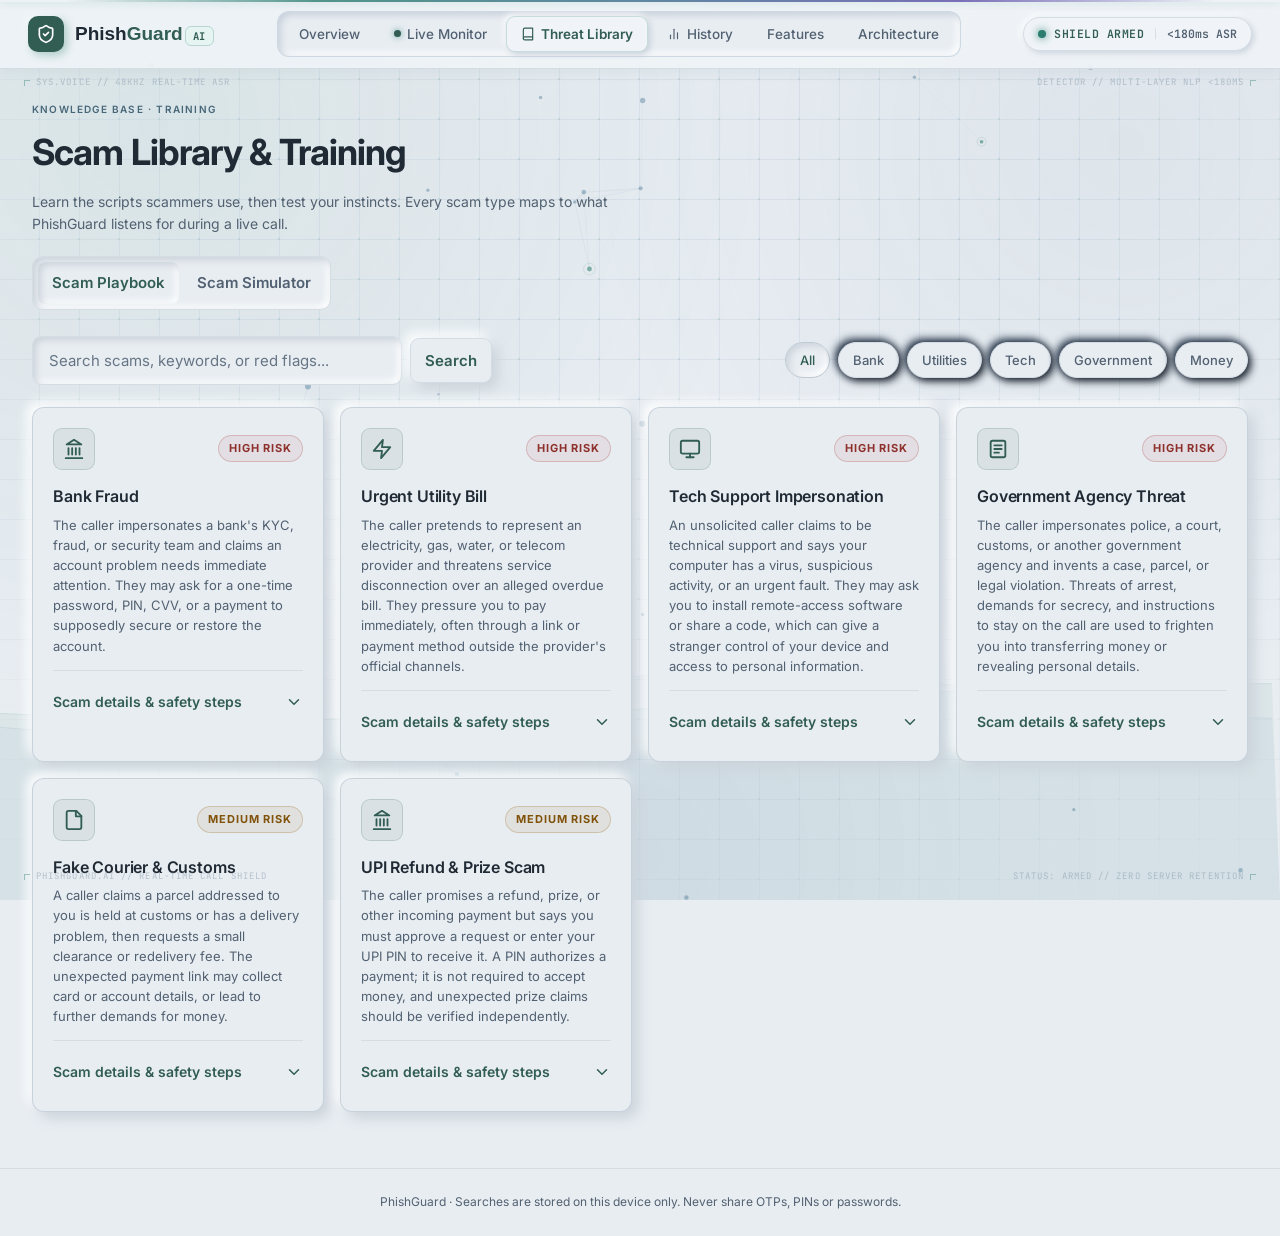
<file: frontend/library.html>
<!DOCTYPE html>
<html lang="en">
<head>
  <meta charset="UTF-8" />
  <meta name="viewport" content="width=device-width, initial-scale=1.0" />
  <meta name="theme-color" content="#e8edf2" />
  <title>Scam Library &amp; Training — PhishGuard</title>
  <meta name="description" content="Learn how voice-phishing scams work and test your instincts with the PhishGuard scam simulator." />
  <link rel="icon" type="image/svg+xml" href="assets/icons/icon-shield.svg" />
  <link rel="preconnect" href="https://fonts.googleapis.com" />
  <link rel="preconnect" href="https://fonts.gstatic.com" crossorigin />
  <link href="https://fonts.googleapis.com/css2?family=Inter:wght@400;500;600;700&family=JetBrains+Mono:wght@400;500&display=swap" rel="stylesheet" />
  <style>
    :root {
      --bg: #e8edf2; --bg2: #edf1f5;
      --surface: #e8edf2; --surface2: #f0f3f6;
      --border: #d4dce4; --border2: #bec9d4;
      --text: #202a34; --muted: #526171; --faint: #667584;
      --accent: #315d53; --accent2: #476778;
      --safe: 31,107,73; --warn: 145,91,12; --crit: 164,55,50;
      --ease: cubic-bezier(.22,1,.36,1);
      --font: "Inter", system-ui, -apple-system, "Segoe UI", sans-serif;
      --display: "Space Grotesk", "Inter", sans-serif;
      --mono: "JetBrains Mono", ui-monospace, Menlo, monospace;
    }

    *, *::before, *::after { box-sizing: border-box; }
    html { color-scheme: dark; }
    body { margin: 0; min-height: 100vh; font-family: var(--font); font-size: 15px; line-height: 1.55; color: var(--text); background: var(--bg); -webkit-font-smoothing: antialiased; overflow-x: hidden; }
    h1, h2, h3, h4, p, ul { margin: 0; }
    h1, h2, h3 { font-family: var(--display); letter-spacing: -.01em; }
    button, input, select { font: inherit; color: inherit; }
    button { cursor: pointer; }
    [hidden] { display: none !important; }
    .ic { width: 1.1em; height: 1.1em; flex: none; fill: none; stroke: currentColor; stroke-width: 2; stroke-linecap: round; stroke-linejoin: round; }

    /* ---------- Background ---------- */
    /* ---------- Navigation ---------- */
    .nav { position: sticky; top: 0; z-index: 50; background: rgba(7,11,20,.72); backdrop-filter: blur(16px); -webkit-backdrop-filter: blur(16px); border-bottom: 1px solid var(--border); }
    .nav-inner { position: relative; max-width: 1200px; margin: 0 auto; padding: 12px 24px; display: flex; align-items: center; justify-content: space-between; gap: 16px; }
    .nav-brand { display: flex; align-items: center; gap: 10px; text-decoration: none; color: var(--text); font-family: var(--display); font-weight: 700; font-size: 19px; }
    .nav-brand span { color: var(--accent); }
    .nav-mark { width: 34px; height: 34px; border-radius: 10px; display: grid; place-items: center; color: #fff; background: var(--accent); }
    .nav-mark .ic { font-size: 18px; }
    .nav-links { display: flex; gap: 4px; }
    .nav-links a { padding: 8px 14px; border-radius: 10px; color: var(--muted); text-decoration: none; font-size: 14px; font-weight: 500; border: 1px solid transparent; transition: color .2s, background .2s; }
    .nav-links a:hover { color: var(--text); background: var(--surface2); }
    .nav-links a.active { color: var(--accent); background: var(--bg); border-color: var(--border); }
    .nav-toggle { display: none; width: 40px; height: 40px; border-radius: 10px; background: var(--surface); border: 1px solid var(--border); place-items: center; }
    @media (max-width: 720px) {
      .nav-toggle { display: grid; }
      .nav-links { display: none; position: absolute; top: 100%; left: 0; right: 0; flex-direction: column; padding: 10px 16px 16px; background: var(--bg2); border-bottom: 1px solid var(--border); }
      .nav-links.open { display: flex; }
    }

    /* ---------- Layout ---------- */
    .wrap { max-width: 1200px; margin: 0 auto; padding: 36px 24px 64px; }
    .eyebrow { display: inline-block; font-size: 12px; font-weight: 600; letter-spacing: .12em; text-transform: uppercase; color: var(--accent2); }
    .hero { margin-bottom: 26px; animation: rise .7s var(--ease) both; }
    .hero h1 { font-size: clamp(30px, 4vw, 42px); font-weight: 700; margin: 8px 0 10px; }
    .hero p { color: var(--muted); max-width: 640px; font-size: 16px; }
    @keyframes rise { from { opacity: 0; transform: translateY(14px); } to { opacity: 1; transform: none; } }

    .card { background: var(--bg); border: 1px solid var(--border); border-radius: 14px; box-shadow: 6px 6px 14px #cbd2da, -5px -5px 12px #fff; }

    /* ---------- Tabs ---------- */
    .tabs { display: inline-flex; gap: 4px; padding: 5px; border-radius: 14px; background: var(--surface); border: 1px solid var(--border); margin-bottom: 26px; }
    .tab { padding: 10px 18px; border-radius: 10px; border: 0; background: none; color: var(--muted); font-weight: 600; transition: all .25s var(--ease); }
    .tab:hover { color: var(--text); }
    .tab.active { color: var(--accent); background: var(--bg); box-shadow: inset 3px 3px 7px #cbd2da, inset -3px -3px 7px #fff; }
    .panel { animation: rise .5s var(--ease) both; }

    /* ---------- Playbook ---------- */
    .toolbar { display: flex; flex-wrap: wrap; gap: 12px; align-items: center; justify-content: space-between; margin-bottom: 22px; }
    .search { flex: 1 1 320px; max-width: 460px; padding: 12px 16px; border-radius: 14px; background: var(--surface); border: 1px solid var(--border); outline: none; transition: border-color .2s, box-shadow .2s; }
    .search::placeholder { color: var(--faint); }
    .search:focus { border-color: rgba(49,93,83,.6); box-shadow: 0 0 0 4px rgba(49,93,83,.12); }
    .chips { display: flex; flex-wrap: wrap; gap: 8px; }
    .chip { padding: 7px 14px; border-radius: 999px; font-size: 13px; font-weight: 500; color: var(--muted); background: var(--surface); border: 1px solid var(--border); transition: all .2s; }
    .chip:hover { color: var(--text); border-color: var(--border2); }
    .chip.active { color: var(--accent); background: rgba(49,93,83,.08); border-color: rgba(49,93,83,.35); }

    .grid { display: grid; grid-template-columns: repeat(auto-fill, minmax(300px, 1fr)); gap: 18px; }
    .scam-card { padding: 22px; border-radius: 14px; background: var(--bg); border: 1px solid var(--border); transition: all .3s ease; animation: none; }
    .scam-card:hover { transform: translateY(-4px); border-color: var(--border2); box-shadow: 0 24px 50px -24px rgba(0,0,0,.9); }
    .sc-top { display: flex; justify-content: space-between; align-items: center; margin-bottom: 14px; }
    .sc-ic { width: 42px; height: 42px; border-radius: 12px; display: grid; place-items: center; font-size: 20px; color: var(--accent2); background: rgba(56,214,255,.1); border: 1px solid rgba(56,214,255,.2); }
    .pill { font-size: 11px; font-weight: 700; letter-spacing: .08em; text-transform: uppercase; padding: 4px 10px; border-radius: 999px; }
    .pill-high { color: rgb(var(--crit)); background: rgba(var(--crit), .12); border: 1px solid rgba(var(--crit), .3); }
    .pill-medium { color: rgb(var(--warn)); background: rgba(var(--warn), .12); border: 1px solid rgba(var(--warn), .3); }
    .scam-card h3 { font-size: 18px; font-weight: 600; margin-bottom: 6px; }
    .sc-sum { color: var(--muted); font-size: 14px; }
    details { margin-top: 14px; border-top: 1px solid var(--border); padding-top: 12px; }
    summary { cursor: pointer; font-weight: 600; font-size: 14px; color: var(--accent2); list-style: none; }
    summary::-webkit-details-marker { display: none; }
    summary::after { content: none; }
    details h4 { font-size: 11.5px; text-transform: uppercase; letter-spacing: .1em; color: var(--muted); margin: 14px 0 8px; }
    details ul { list-style: none; padding: 0; display: flex; flex-direction: column; gap: 6px; }
    .quotes li { font-family: var(--mono); font-size: 12.5px; color: var(--text); padding: 8px 10px; border-left: 2px solid rgba(var(--crit), .6); background: rgba(0,0,0,.2); border-radius: 0 8px 8px 0; }
    .flags li { font-size: 13.5px; display: flex; gap: 8px; color: var(--text); }
    .flags li::before { content: "⚑"; color: rgb(var(--warn)); }
    .dos li { font-size: 13.5px; display: flex; gap: 8px; }
    .dos li::before { content: "✓"; color: rgb(var(--safe)); font-weight: 700; }
    .empty-note { margin-top: 24px; color: var(--muted); text-align: center; }

    /* ---------- Simulator ---------- */
    .sim { padding: 28px; max-width: 760px; margin: 0 auto; }
    .sim-head { display: flex; flex-wrap: wrap; justify-content: space-between; align-items: center; gap: 12px; }
    .sim-stats { display: flex; gap: 10px; flex-wrap: wrap; }
    .sim-stats span { font-size: 13px; color: var(--muted); padding: 6px 12px; border-radius: 10px; background: var(--surface); border: 1px solid var(--border); }
    .sim-stats b { color: var(--text); font-family: var(--mono); margin-left: 4px; }
    .progress { height: 6px; border-radius: 99px; background: var(--surface2); margin: 16px 0 22px; overflow: hidden; }
    .progress i { display: block; height: 100%; width: 0; border-radius: 99px; background: var(--accent); transition: width .6s var(--ease); }
    .caller-label { display: flex; align-items: center; gap: 8px; font-size: 13px; color: var(--muted); margin-bottom: 14px; }
    .caller-label .ic { color: var(--accent2); }
    .transcript { display: flex; flex-direction: column; gap: 10px; }
    .bubble { max-width: 88%; padding: 12px 16px; border-radius: 4px 18px 18px 18px; background: var(--surface2); border: 1px solid var(--border); font-size: 15px; animation: rise .45s var(--ease) both; }
    .bubble:nth-child(2) { animation-delay: .15s; }
    .bubble:nth-child(3) { animation-delay: .3s; }
    .bubble:nth-child(4) { animation-delay: .45s; }
    .decision { margin-top: 24px; }
    .question { font-family: var(--display); font-size: 18px; font-weight: 600; margin-bottom: 14px; }
    .btn-row { display: flex; gap: 12px; flex-wrap: wrap; }
    .btn-row.end { justify-content: flex-end; margin-top: 20px; }
    .choice { flex: 1 1 200px; padding: 16px; border-radius: 14px; font-weight: 600; font-size: 15px; background: var(--surface); border: 1px solid var(--border2); transition: transform .2s var(--ease), background .2s, border-color .2s; }
    .choice:hover { transform: translateY(-2px); }
    .choice-scam:hover { background: rgba(var(--crit), .12); border-color: rgba(var(--crit), .5); }
    .choice-safe:hover { background: rgba(var(--safe), .12); border-color: rgba(var(--safe), .5); }
    .type-grid { display: grid; grid-template-columns: repeat(auto-fit, minmax(200px, 1fr)); gap: 10px; }
    .type-btn { padding: 14px; border-radius: 12px; text-align: left; font-weight: 600; background: var(--surface); border: 1px solid var(--border2); transition: all .2s; }
    .type-btn:hover { border-color: var(--accent); background: rgba(49,93,83,.08); }
    .feedback { margin-top: 22px; padding: 18px; border-radius: 16px; animation: rise .5s var(--ease) both; }
    .feedback.ok { background: rgba(var(--safe), .1); border: 1px solid rgba(var(--safe), .35); }
    .feedback.bad { background: rgba(var(--crit), .1); border: 1px solid rgba(var(--crit), .35); }
    .feedback strong { display: block; font-family: var(--display); font-size: 17px; margin-bottom: 6px; }
    .feedback p { color: var(--text); font-size: 14.5px; }
    .btn { padding: 12px 22px; border-radius: 9px; border: 0; font-weight: 600; color: #fff; background: var(--accent); box-shadow: 3px 3px 7px #cbd2da, -3px -3px 7px #fff; transition: all .3s ease; }
    .btn:hover { transform: translateY(-2px); }
    .btn-ghost { background: var(--surface); border: 1px solid var(--border2); color: var(--text); box-shadow: none; }
    .result { text-align: center; padding: 20px 10px; animation: rise .6s var(--ease) both; }
    .result .score-big { font-family: var(--display); font-size: 72px; font-weight: 700; line-height: 1; color: var(--accent); }
    .result .badge { display: inline-block; margin: 14px 0 6px; padding: 6px 14px; border-radius: 999px; font-weight: 700; font-size: 14px; color: rgb(var(--safe)); background: rgba(var(--safe), .12); border: 1px solid rgba(var(--safe), .35); }
    .result p { color: var(--muted); margin-bottom: 20px; }

    .foot { text-align: center; color: var(--faint); font-size: 12px; padding: 24px; border-top: 1px solid var(--border); }
    @media (max-width: 560px) { .wrap { padding: 24px 16px 48px; } .sim { padding: 20px; } .result .score-big { font-size: 56px; } }
    @media (prefers-reduced-motion: reduce) { *, *::before, *::after { animation: none !important; transition: none !important; } }

    /* ---------- Dark neumorphic system ---------- */
    :root {
      --bg: #1b2635; --bg2: #202d3d;
      --surface: #1b2635; --surface2: #202d3d;
      --border: rgba(190,207,230,.07); --border2: rgba(190,207,230,.13);
      --soft-shadow: 10px 10px 22px #101722, -7px -7px 19px #263548;
      --soft-inset: inset 5px 5px 12px #111a26, inset -5px -5px 12px #27364a;
    }
    body { background: var(--bg); }
    .nav { background: rgba(27,38,53,.92); border-bottom-color: transparent; box-shadow: 0 8px 22px rgba(10,16,26,.28), 0 1px 0 rgba(190,207,230,.04); }
    .nav-links { gap: 6px; padding: 5px; border-radius: 16px; background: var(--bg); box-shadow: var(--soft-inset); }
    .nav-links a { border-radius: 11px; transition: all .3s ease; }
    .nav-links a:hover { background: var(--bg2); box-shadow: 3px 3px 8px #111a26, -3px -3px 8px #27364a; }
    .nav-links a.active { color: var(--accent2); background: var(--bg); border-color: transparent; box-shadow: var(--soft-inset); }
    .nav-toggle { border: 0; box-shadow: 5px 5px 12px #111a26, -5px -5px 12px #27364a; transition: all .3s ease; }
    .nav-toggle:active { box-shadow: var(--soft-inset); }
    .card, .scam-card, .sim {
      background: var(--bg);
      border: 1px solid rgba(190,207,230,.045);
      box-shadow: var(--soft-shadow), inset 1px 1px 0 rgba(190,207,230,.035);
    }
    .scam-card, .choice, .type-btn, .btn, .tab, .chip, .nav-links a { transition: all .3s ease; }
    .scam-card:hover { transform: translateY(-2px); border-color: rgba(190,207,230,.12); box-shadow: 13px 13px 28px #101722, -8px -8px 21px #263548; }
    .tabs { padding: 6px; background: var(--bg); border-color: transparent; box-shadow: var(--soft-inset); }
    .tab { border-radius: 10px; }
    .tab:hover { box-shadow: 3px 3px 8px #111a26, -3px -3px 8px #27364a; }
    .tab.active { color: var(--accent2); background: var(--bg); box-shadow: var(--soft-inset); }
    .search, .select { background: var(--bg); border-color: rgba(190,207,230,.07); box-shadow: var(--soft-inset); }
    .search:focus, .select:focus { border-color: rgba(49,93,83,.55); box-shadow: var(--soft-inset), 0 0 0 3px rgba(49,93,83,.12); }
    .chip { background: var(--bg); box-shadow: 3px 3px 8px #111a26, -3px -3px 8px #27364a; }
    .chip.active { background: var(--bg); border-color: rgba(49,93,83,.4); box-shadow: var(--soft-inset); }
    .choice, .type-btn { background: var(--bg); box-shadow: 5px 5px 12px #111a26, -5px -5px 12px #27364a; }
    .choice:hover, .type-btn:hover { transform: translateY(-1px); }
    .choice:active, .type-btn:active, .btn:active { transform: translateY(1px); box-shadow: var(--soft-inset); }
    .btn { box-shadow: 5px 5px 12px #111a26, -5px -5px 12px #27364a; }
    .btn-primary { background: var(--accent); box-shadow: 3px 3px 7px #cbd2da, -3px -3px 7px #fff; }
    .btn-ghost { background: var(--bg); }
    .nav-links a:focus-visible, .nav-toggle:focus-visible, .tab:focus-visible, .btn:focus-visible, .choice:focus-visible, .type-btn:focus-visible { outline: 2px solid var(--accent2); outline-offset: 3px; }
    .grid { grid-template-columns: repeat(auto-fill, minmax(min(100%, 300px), 1fr)); }
    @media (max-width: 720px) {
      .nav-links { border-radius: 0 0 16px 16px; box-shadow: 0 12px 20px rgba(10,16,26,.45); }
      .nav-links a.active { box-shadow: var(--soft-inset); }
      .tabs { display: flex; width: 100%; }
      .tab { flex: 1; padding-inline: 10px; }
    }
    @media (prefers-reduced-motion: reduce) {
      *, *::before, *::after { animation-duration: .001ms !important; animation-iteration-count: 1 !important; transition-duration: .001ms !important; scroll-behavior: auto !important; }
    }
    /* ---------- Product design system ---------- */
    :root {
      --bg: #e8edf2; --bg2: #edf1f5; --surface: #e8edf2; --surface2: #f0f3f6;
      --border: #d4dce4; --border2: #bec9d4; --text: #202a34; --muted: #526171; --faint: #667584;
      --accent: #315d53; --accent2: #476778; --safe: 31,107,73; --warn: 145,91,12; --crit: 164,55,50;
      --display: var(--font);
      --soft-shadow: 6px 6px 14px #cbd2da, -5px -5px 12px #fff;
      --soft-inset: inset 3px 3px 7px #cbd2da, inset -3px -3px 7px #fff;
      --radius: 14px;
      --space-1: 4px; --space-2: 8px; --space-3: 12px; --space-4: 16px; --space-5: 24px; --space-6: 32px;
    }
    html { color-scheme: light; }
    body { color: var(--text); background: var(--bg); }
    .nav { background: var(--bg2); border-bottom: 1px solid var(--border); box-shadow: 0 3px 10px rgba(48,61,75,.06); backdrop-filter: none; -webkit-backdrop-filter: none; }
    .nav-inner { max-width: 1380px; min-height: 60px; padding-block: 10px; }
    .nav-brand { color: var(--text); }
    .nav-brand span { color: var(--accent); background: none; }
    .nav-mark { width: 32px; height: 32px; border-radius: 8px; background: var(--accent); box-shadow: none; }
    .nav-links { gap: 4px; }
    .nav-links a { border-radius: 8px; transition: all .3s ease; }
    .nav-links a:hover { color: var(--text); background: var(--surface2); }
    .nav-links a.active { color: var(--accent); background: var(--bg); border-color: var(--border); box-shadow: var(--soft-inset); }
    .nav-toggle { border: 1px solid var(--border); border-radius: 8px; background: var(--bg); box-shadow: var(--soft-shadow); transition: all .3s ease; }
    .nav-toggle:active { box-shadow: var(--soft-inset); }
    .wrap { max-width: 1380px; padding: 32px 32px 56px; }
    .hero { margin-bottom: 22px; animation: none; }
    .eyebrow { color: var(--accent2); font-size: 10px; letter-spacing: .12em; }
    .hero h1 { margin-top: 6px; font-size: clamp(26px, 3.2vw, 36px); letter-spacing: -.025em; }
    .hero p { color: var(--muted); font-size: 14px; }
    .card, .scam-card, .sim {
      background: var(--bg); border: 1px solid rgba(181,193,205,.6); border-radius: var(--radius);
      box-shadow: var(--soft-shadow); animation: none;
    }
    .tabs { gap: 4px; padding: 5px; border: 1px solid var(--border); border-radius: 10px; background: var(--bg); box-shadow: var(--soft-inset); }
    .tab { padding: 9px 14px; border-radius: 7px; color: var(--muted); transition: all .3s ease; }
    .tab:hover { color: var(--text); background: var(--surface2); }
    .tab.active { color: var(--accent); background: var(--bg); box-shadow: var(--soft-inset); }
    .toolbar { gap: 16px; }
    .library-search-form { display: flex; align-items: center; gap: 8px; flex: 1 1 320px; max-width: 460px; min-width: 0; }
    .library-search-form .search { width: 100%; max-width: none; min-width: 0; flex: 1 1 auto; }
    .library-search-submit { flex: none; padding: 10px 14px; border: 1px solid var(--border); border-radius: 9px; color: var(--accent); background: var(--bg); font-weight: 600; box-shadow: var(--soft-shadow); transition: all .25s ease; }
    .library-search-submit:hover { background: var(--surface2); border-color: var(--border2); }
    .library-search-submit:active { box-shadow: var(--soft-inset); transform: translateY(1px); }
    .sr-only { position: absolute; width: 1px; height: 1px; padding: 0; margin: -1px; overflow: hidden; clip: rect(0,0,0,0); white-space: nowrap; border: 0; }
    .mechanism { color: var(--text); font-size: 13.5px; line-height: 1.6; }
    .search { background: var(--bg); border-color: var(--border); border-radius: 9px; box-shadow: var(--soft-inset); }
    .search:focus { border-color: #315d53; box-shadow: var(--soft-inset), 0 0 0 3px rgba(49,93,83,.12); }
    .chips { gap: 8px; }
    .chip { color: var(--muted); background: var(--bg); border-color: var(--border); transition: all .3s ease; }
    .chip:hover { color: var(--text); border-color: var(--border2); background: var(--surface2); }
    .chip.active { color: var(--accent); background: var(--bg); border-color: var(--border2); box-shadow: var(--soft-inset); }
    .grid { grid-template-columns: repeat(auto-fill, minmax(min(100%, 280px), 1fr)); gap: 16px; }
    .scam-card { padding: 20px; border-radius: 12px; transition: all .3s ease; }
    .scam-card:hover { transform: translateY(-2px); border-color: var(--border2); box-shadow: 8px 8px 18px #c5cdd6, -6px -6px 14px #fff; }
    .scam-card h3 { font-size: 16px; }
    .sc-sum { color: var(--muted); font-size: 13px; }
    .sc-ic { color: var(--accent); background: rgba(49,93,83,.08); border-color: rgba(49,93,83,.18); border-radius: 9px; }
    .pill-high { color: #8e302c; background: rgba(var(--crit),.08); border-color: rgba(var(--crit),.24); }
    .pill-medium { color: #80520b; background: rgba(var(--warn),.08); border-color: rgba(var(--warn),.24); }
    details { border-color: var(--border); }
    summary { color: var(--accent); }
    .quotes li { color: var(--text); background: var(--bg2); }
    .sim { padding: 24px; }
    .sim-stats span { color: var(--muted); background: var(--bg2); border-color: var(--border); border-radius: 8px; }
    .progress { background: #d3dbe3; }
    .progress i { background: var(--accent); }
    .bubble { color: var(--text); background: var(--bg2); border-color: var(--border); border-radius: 5px 12px 12px; animation: none; }
    .choice, .type-btn {
      color: var(--text); background: var(--bg); border: 1px solid var(--border); border-radius: 9px;
      box-shadow: 3px 3px 7px #cbd2da, -3px -3px 7px #fff; transition: all .3s ease;
    }
    .choice:hover, .type-btn:hover { transform: translateY(-1px); background: var(--bg2); }
    .choice:active, .type-btn:active { transform: translateY(1px); box-shadow: var(--soft-inset); }
    .choice-scam:hover { color: #8e302c; background: rgba(var(--crit),.06); border-color: rgba(var(--crit),.36); }
    .choice-safe:hover { color: #1e6748; background: rgba(var(--safe),.06); border-color: rgba(var(--safe),.3); }
    .type-btn:hover { border-color: rgba(49,93,83,.42); }
    .feedback, .feedback.ok, .feedback.bad { border-radius: 10px; }
    .result .score-big { color: var(--accent); background: none; -webkit-background-clip: initial; background-clip: initial; }
    .btn { border-radius: 9px; transition: all .3s ease; }
    .btn:not(.btn-ghost) { background: var(--accent); box-shadow: 3px 3px 7px #cbd2da, -3px -3px 7px #fff; }
    .btn:not(.btn-ghost):hover { background: #284f47; transform: translateY(-1px); }
    .btn:active { transform: translateY(1px); box-shadow: var(--soft-inset); }
    .btn-ghost { color: var(--text); background: var(--bg); border-color: var(--border); box-shadow: var(--soft-shadow); }
    :focus-visible { outline: 3px solid #1d5fbf; outline-offset: 3px; }
    .foot { color: var(--muted); border-color: var(--border); }
    @media (max-width: 720px) {
      .nav-inner { padding-inline: 16px; }
      .nav-links { padding: 10px 16px 16px; background: var(--bg2); border-bottom: 1px solid var(--border); box-shadow: 0 6px 12px rgba(48,61,75,.1); }
      .nav-links a.active { box-shadow: var(--soft-inset); }
      .wrap { padding: 24px 18px 40px; }
      .tabs { display: flex; width: 100%; }
      .tab { flex: 1; padding-inline: 8px; }
    }
    @media (max-width: 560px) { .wrap { padding: 20px 14px 36px; } .sim { padding: 18px; } }
    .nav-menu { position: relative; display: flex; align-items: center; gap: 8px; margin-left: auto; }
    .nav-toggle { display: grid; }
    .nav-links.closed { display: none; }
    .scam-card details > summary { display: flex; align-items: center; justify-content: space-between; gap: 12px; padding: 8px 0; }
    .expand-icon { width: 18px; height: 18px; color: var(--accent); transition: transform .25s ease; }
    details[open] > summary .expand-icon { transform: rotate(180deg); }
    .scam-card details[open] > summary { margin-bottom: 4px; }
    .scam-card details h4 { margin-top: 16px; }
    @media (max-width: 720px) {
      .nav-menu { position: static; }
      .nav-links { top: calc(100% + 8px); right: 16px; left: auto; width: min(280px, calc(100vw - 32px)); padding: 8px; border: 1px solid var(--border); border-radius: 12px; box-shadow: var(--soft-shadow); }
      .nav-links.open { display: flex; }
      .library-search-form { flex-basis: 100%; max-width: none; }
    }
    @media (prefers-reduced-motion: reduce) { *, *::before, *::after { animation: none !important; transition: none !important; scroll-behavior: auto !important; } }
  </style>
  <link rel="stylesheet" href="css/ambient-background.css" />
</head>
<body>
    <div class="telemetry-strip" aria-hidden="true"></div>
  <div class="hud-corner tl" aria-hidden="true">
    <span class="hud-crosshair"></span>SYS.VOICE // 48kHz REAL-TIME ASR
  </div>
  <div class="hud-corner tr" aria-hidden="true">
    DETECTOR // MULTI-LAYER NLP &lt;180MS<span class="hud-crosshair"></span>
  </div>
  <div class="hud-corner bl" aria-hidden="true">
    <span class="hud-crosshair"></span>PHISHGUARD.AI // REAL-TIME CALL SHIELD
  </div>
  <div class="hud-corner br" aria-hidden="true">
    STATUS: ARMED // ZERO SERVER RETENTION<span class="hud-crosshair"></span>
  </div>
  <canvas id="ambient-dots-canvas" aria-hidden="true"></canvas>
  <!-- Icon sprite -->
  <svg width="0" height="0" style="position:absolute" aria-hidden="true">
    <symbol id="i-shield" viewBox="0 0 24 24"><path d="M20 13c0 5-3.5 7.5-7.66 8.95a1 1 0 0 1-.67-.01C7.5 20.5 4 18 4 13V6a1 1 0 0 1 1-1c2 0 4.5-1.2 6.24-2.72a1.17 1.17 0 0 1 1.52 0C14.51 3.81 17 5 19 5a1 1 0 0 1 1 1z"/></symbol>
    <symbol id="i-shield-check" viewBox="0 0 24 24"><path d="M20 13c0 5-3.5 7.5-7.66 8.95a1 1 0 0 1-.67-.01C7.5 20.5 4 18 4 13V6a1 1 0 0 1 1-1c2 0 4.5-1.2 6.24-2.72a1.17 1.17 0 0 1 1.52 0C14.51 3.81 17 5 19 5a1 1 0 0 1 1 1z"/><path d="m9 12 2 2 4-4"/></symbol>
    <symbol id="i-phone" viewBox="0 0 24 24"><path d="M22 16.92v3a2 2 0 0 1-2.18 2 19.79 19.79 0 0 1-8.63-3.07 19.5 19.5 0 0 1-6-6 19.79 19.79 0 0 1-3.07-8.67A2 2 0 0 1 4.11 2h3a2 2 0 0 1 2 1.72c.127.96.361 1.903.7 2.81a2 2 0 0 1-.45 2.11L8.09 9.91a16 16 0 0 0 6 6l1.27-1.27a2 2 0 0 1 2.11-.45c.907.339 1.85.573 2.81.7A2 2 0 0 1 22 16.92z"/></symbol>
    <symbol id="i-bank" viewBox="0 0 24 24"><line x1="3" x2="21" y1="22" y2="22"/><line x1="6" x2="6" y1="18" y2="11"/><line x1="10" x2="10" y1="18" y2="11"/><line x1="14" x2="14" y1="18" y2="11"/><line x1="18" x2="18" y1="18" y2="11"/><polygon points="12 2 20 7 4 7"/></symbol>
    <symbol id="i-bolt" viewBox="0 0 24 24"><path d="M13 2 3 14h9l-1 8 10-12h-9l1-8z"/></symbol>
    <symbol id="i-monitor" viewBox="0 0 24 24"><rect width="20" height="14" x="2" y="3" rx="2"/><line x1="8" x2="16" y1="21" y2="21"/><line x1="12" x2="12" y1="17" y2="21"/></symbol>
    <symbol id="i-gov" viewBox="0 0 24 24"><rect x="4" y="3" width="16" height="18" rx="2"/><path d="M8 8h8M8 12h8M8 16h5"/></symbol>
    <symbol id="i-file" viewBox="0 0 24 24"><path d="M14.5 2H6a2 2 0 0 0-2 2v16a2 2 0 0 0 2 2h12a2 2 0 0 0 2-2V7.5L14.5 2z"/><polyline points="14 2 14 8 20 8"/></symbol>
    <symbol id="i-check" viewBox="0 0 24 24"><path d="M20 6 9 17l-5-5"/></symbol>
    <symbol id="i-x" viewBox="0 0 24 24"><path d="M18 6 6 18"/><path d="m6 6 12 12"/></symbol>
    <symbol id="i-menu" viewBox="0 0 24 24"><line x1="4" x2="20" y1="7" y2="7"/><line x1="4" x2="20" y1="12" y2="12"/><line x1="4" x2="20" y1="17" y2="17"/></symbol>
    <symbol id="i-chevron-down" viewBox="0 0 24 24"><path d="m6 9 6 6 6-6"/></symbol>
  </svg>

  <!-- ============ NAVIGATION ============ -->
    <!-- ============ UNIFIED NAVBAR (Identical to index.html & app.html) ============ -->
  <header class="navbar" id="appNavbar">
    <div class="nav-inner">
      <a class="logo" href="index.html">
        <div class="logo-mark">
          <svg viewBox="0 0 24 24" fill="none" stroke="#fff" stroke-width="2" stroke-linecap="round" stroke-linejoin="round">
            <path d="M20 13c0 5-3.5 7.5-7.66 8.95a1 1 0 0 1-.67-.01C7.5 20.5 4 18 4 13V6a1 1 0 0 1 1-1c2 0 4.5-1.2 6.24-2.72a1.17 1.17 0 0 1 1.52 0C14.51 3.81 17 5 19 5a1 1 0 0 1 1 1z"/>
            <path d="m9 12 2 2 4-4"/>
          </svg>
        </div>
        <div>Phish<span>Guard</span><em>AI</em></div>
      </a>

      <!-- Synchronized Navigation Links / Tabs -->
      <nav class="nav-links" id="navLinks" aria-label="Main">
        <a href="index.html"><span>Overview</span></a>
        <a href="app.html"><span class="nav-live-dot"></span><span>Live Monitor</span></a>
        <a href="library.html" class="active" aria-current="page">
          <svg class="nav-ic" viewBox="0 0 24 24"><path d="M4 19.5A2.5 2.5 0 0 1 6.5 17H20"/><path d="M6.5 2H20v20H6.5A2.5 2.5 0 0 1 4 19.5v-15A2.5 2.5 0 0 1 6.5 2z"/></svg>
          <span>Threat Library</span>
        </a>
        <a href="history.html">
          <svg class="nav-ic" viewBox="0 0 24 24"><line x1="18" x2="18" y1="20" y2="10"/><path d="M6 20V14"/><path d="M12 20V4"/></svg>
          <span>History</span>
        </a>
        <a href="index.html#features"><span>Features</span></a>
        <a href="index.html#how"><span>Architecture</span></a>
      </nav>

      <!-- Right Status Pill matching index.html -->
      <div class="nav-status-pill">
        <span class="nav-live-dot" style="width:8px;height:8px;background:#2a7c6f;box-shadow:0 0 8px #2a7c6f"></span>
        <span style="color:var(--accent);letter-spacing:0.04em">SHIELD ARMED</span>
        <span class="nav-status-sep">|</span>
        <span style="color:var(--muted)">&lt;180ms ASR</span>
      </div>

      <!-- Hamburger toggle for mobile -->
      <button class="nav-hamburger" id="navToggle" aria-label="Expand navigation" aria-expanded="false" aria-controls="navLinks">
        <svg viewBox="0 0 24 24"><line x1="4" x2="20" y1="7" y2="7"/><line x1="4" x2="20" y1="12" y2="12"/><line x1="4" x2="20" y1="17" y2="17"/></svg>
      </button>
    </div>

    <!-- Mobile menu dropdown -->
    <div class="mobile-menu" id="mobileMenu">
      <a href="index.html"><span>Overview (Home)</span></a>
      <a href="app.html"><span class="nav-live-dot"></span><span>Live Call Monitor</span></a>
      <a href="library.html" class="active"><span>Threat Playbook Library</span></a>
      <a href="history.html"><span>Call Incident History</span></a>
      <a href="index.html#features"><span>Features &amp; Detections</span></a>
      <a href="index.html#how"><span>Architecture</span></a>
    </div>
  </header>

  <main class="wrap">
    <section class="hero">
      <span class="eyebrow">Knowledge base · Training</span>
      <h1>Scam Library &amp; Training</h1>
      <p>Learn the scripts scammers use, then test your instincts. Every scam type maps to what PhishGuard listens for during a live call.</p>
    </section>

    <div class="tabs" role="tablist" aria-label="Library sections">
      <button class="tab active" role="tab" aria-selected="true" data-tab="playbook">Scam Playbook</button>
      <button class="tab" role="tab" aria-selected="false" data-tab="training">Scam Simulator</button>
    </div>

    <!-- ---------- PLAYBOOK ---------- -->
    <section id="tab-playbook" class="panel" role="tabpanel">
      <div class="toolbar">
        <form id="librarySearchForm" class="library-search-form" role="search">
          <label class="sr-only" for="search">Search scams, keywords, or red flags</label>
          <input id="search" name="q" class="search" type="search" placeholder="Search scams, keywords, or red flags..." />
          <button class="library-search-submit" type="submit">Search</button>
          <span id="searchSaveStatus" class="sr-only" role="status"></span>
        </form>
        <div class="chips" id="chips" role="group" aria-label="Filter by category"></div>
      </div>
      <div class="grid" id="playbookGrid"></div>
      <p id="noResults" class="empty-note" hidden>No scam types match your search.</p>
    </section>

    <!-- ---------- SIMULATOR ---------- -->
    <section id="tab-training" class="panel" role="tabpanel" hidden>
      <div class="sim card">
        <div class="sim-head">
          <span class="eyebrow">Round <span id="roundNo">1</span> of <span id="roundTotal">6</span></span>
          <div class="sim-stats">
            <span>Score<b id="scoreNo">0</b></span>
            <span>Streak<b id="streakNo">0</b></span>
            <span>Best<b id="bestNo">0%</b></span>
          </div>
        </div>
        <div class="progress" aria-hidden="true"><i id="progressBar"></i></div>

        <div id="scenario">
          <div class="caller-label"><svg class="ic"><use href="#i-phone"/></svg> Incoming call · speakerphone</div>
          <div id="transcript" class="transcript"></div>

          <div id="decision" class="decision">
            <p class="question">Is this call a scam?</p>
            <div class="btn-row">
              <button class="choice choice-scam" data-decision="scam">It's a scam</button>
              <button class="choice choice-safe" data-decision="safe">It's safe</button>
            </div>
          </div>

          <div id="typeStep" class="decision" hidden>
            <p class="question">Which type of scam is it?</p>
            <div class="type-grid" id="typeGrid"></div>
          </div>

          <div id="feedback" class="feedback" hidden></div>
          <div class="btn-row end"><button id="nextBtn" class="btn" hidden>Next call →</button></div>
        </div>

        <div id="result" class="result" hidden></div>
      </div>
    </section>
  </main>

  <footer class="foot">PhishGuard · Searches are stored on this device only. Never share OTPs, PINs or passwords.</footer>

  <script src="js/searchHistory.js"></script>
  <script src="js/ambientBackground.js"></script>
  <script>
  (function () {
    "use strict";

    /* ---------- Helpers ---------- */
    const $ = (id) => document.getElementById(id);
    const esc = (s) => String(s).replace(/[&<>"']/g, (c) => ({ "&": "&amp;", "<": "&lt;", ">": "&gt;", '"': "&quot;", "'": "&#39;" }[c]));
    const store = {
      get(key, fallback) { try { return JSON.parse(localStorage.getItem(key)) ?? fallback; } catch (_) { return fallback; } },
      set(key, value) { try { localStorage.setItem(key, JSON.stringify(value)); } catch (_) { /* storage unavailable */ } },
    };

    /* ---------- Navigation (mobile toggle) ---------- */
    const navLinks = $("navLinks"), navToggle = $("navToggle");
    const mobileNav = window.matchMedia("(max-width: 720px)");
    function syncNavigation() {
      isMobileNav = mobileNav.matches;
      navLinks.classList.remove("open", "closed");
      const expanded = !mobileNav.matches;
      if (!expanded) navLinks.classList.add("closed");
      navToggle.setAttribute("aria-expanded", String(expanded));
      navToggle.setAttribute("aria-label", expanded ? "Collapse navigation" : "Expand navigation");
    }
    let isMobileNav = mobileNav.matches;
    syncNavigation();
    mobileNav.addEventListener("change", syncNavigation);
    window.addEventListener("resize", () => {
      if (mobileNav.matches !== isMobileNav) syncNavigation();
    });
    navToggle.addEventListener("click", () => {
      const open = mobileNav.matches
        ? navLinks.classList.toggle("open")
        : !navLinks.classList.toggle("closed");
      isMobileNav = mobileNav.matches;
      navToggle.setAttribute("aria-expanded", String(open));
      navToggle.setAttribute("aria-label", open ? "Collapse navigation" : "Expand navigation");
    });

    /* ---------- Tabs ---------- */
    document.querySelectorAll(".tab").forEach((btn) => {
      btn.addEventListener("click", () => {
        document.querySelectorAll(".tab").forEach((b) => {
          const on = b === btn;
          b.classList.toggle("active", on);
          b.setAttribute("aria-selected", String(on));
        });
        $("tab-playbook").hidden = btn.dataset.tab !== "playbook";
        $("tab-training").hidden = btn.dataset.tab !== "training";
      });
    });

    /* =========================================================
       SCAM PLAYBOOK
       ========================================================= */
    const PLAYBOOK = [
      {
        name: "Bank Fraud", cat: "Bank", icon: "i-bank", level: "high",
        summary: "The caller impersonates a bank's KYC, fraud, or security team and claims an account problem needs immediate attention. They may ask for a one-time password, PIN, CVV, or a payment to supposedly secure or restore the account.",
        mechanism: "The caller creates urgency around a supposed account lock or suspicious transaction, then asks for a secret code or card detail that could authorize access or a payment.",
        lines: ["Your account will be frozen in 30 minutes unless you verify now.", "Read me the OTP we just sent to your phone."],
        flags: ["Unsolicited call about your account", "Asks for OTP, PIN or CVV", "Deadline pressure"],
        dos: ["Hang up and call the number printed on your card.", "Never share an OTP, PIN or CVV with anyone."],
      },
      {
        name: "Urgent Utility Bill", cat: "Utilities", icon: "i-bolt", level: "high",
        summary: "The caller pretends to represent an electricity, gas, water, or telecom provider and threatens service disconnection over an alleged overdue bill. They pressure you to pay immediately, often through a link or payment method outside the provider's official channels.",
        mechanism: "A short deadline discourages you from checking your account. A link or unfamiliar payment route may collect financial details or send money to the caller.",
        lines: ["Your power will be disconnected tonight due to an unpaid bill.", "Pay through this link within 30 minutes to avoid it."],
        flags: ["Threat of immediate disconnection", "Pushes you to a payment link", "Requests payment outside official apps"],
        dos: ["Check your bill in the provider's official app or website.", "Do not click links in unexpected messages."],
      },
      {
        name: "Tech Support Impersonation", cat: "Tech", icon: "i-monitor", level: "high",
        summary: "An unsolicited caller claims to be technical support and says your computer has a virus, suspicious activity, or an urgent fault. They may ask you to install remote-access software or share a code, which can give a stranger control of your device and access to personal information.",
        mechanism: "By keeping you on the phone while you install remote-control tools or disclose a one-time access code, the caller can guide actions on your device and target personal or financial information.",
        lines: ["This is Microsoft support. We detected a virus on your PC.", "Install AnyDesk so I can take control and remove it."],
        flags: ["Unrequested virus warning", "Asks to install AnyDesk or TeamViewer", "Asks for remote control of your device"],
        dos: ["Never install remote-access software for a stranger.", "Restart your device and run your own antivirus."],
      },
      {
        name: "Government Agency Threat", cat: "Government", icon: "i-gov", level: "high",
        summary: "The caller impersonates police, a court, customs, or another government agency and invents a case, parcel, or legal violation. Threats of arrest, demands for secrecy, and instructions to stay on the call are used to frighten you into transferring money or revealing personal details.",
        mechanism: "The caller uses authority, fear, and isolation to prevent independent verification. They may request money, identity details, or continued compliance with instructions during the call.",
        lines: ["This is the cyber crime cell. A parcel in your name contains illegal items.", "Stay on the line. Do not tell your family, or a warrant will be issued today."],
        flags: ["Threatens arrest or legal action", "Demands secrecy", "Forces you to stay on the line"],
        dos: ["Hang up. Government agencies do not arrest people over the phone.", "Report at cybercrime.gov.in or call 1930."],
      },
      {
        name: "Fake Courier & Customs", cat: "Money", icon: "i-file", level: "medium",
        summary: "A caller claims a parcel addressed to you is held at customs or has a delivery problem, then requests a small clearance or redelivery fee. The unexpected payment link may collect card or account details, or lead to further demands for money.",
        mechanism: "An unexpected delivery story and a seemingly small fee make a payment request feel routine. The link may capture payment information or begin a sequence of additional demands.",
        lines: ["Your parcel is held at customs. A clearance fee of 499 rupees is due.", "Pay now using the link I am sending to your number."],
        flags: ["Unexpected parcel or fee", "Small amount to lower suspicion", "Payment link sent over SMS or WhatsApp"],
        dos: ["Track parcels only on the courier's official site.", "Never pay customs fees to a caller."],
      },
      {
        name: "UPI Refund & Prize Scam", cat: "Money", icon: "i-bank", level: "medium",
        summary: "The caller promises a refund, prize, or other incoming payment but says you must approve a request or enter your UPI PIN to receive it. A PIN authorizes a payment; it is not required to accept money, and unexpected prize claims should be verified independently.",
        mechanism: "A payment-collection request can be presented as a way to receive money. Entering a payment PIN or approving the request may authorize money to leave your account instead.",
        lines: ["You are eligible for a 5,000 rupee refund. I just need to send it to you.", "Open your UPI app and enter your PIN to accept the refund."],
        flags: ["Refund that needs a PIN to receive", "Unsolicited prize or refund", "Pressure to act quickly"],
        dos: ["Money is never received by entering a UPI PIN.", "Block and report the number in your payment app."],
      },
    ];

    const CATS = ["All", "Bank", "Utilities", "Tech", "Government", "Money"];
    let activeCat = "All";

    function normalizeSearch(value) {
      return value.toLowerCase().replace(/[^a-z0-9]+/g, " ").trim();
    }

    function renderChips() {
      $("chips").innerHTML = CATS.map((c) =>
        `<button class="chip ${c === activeCat ? "active" : ""}" data-cat="${c}">${c}</button>`).join("");
    }

    function renderPlaybook() {
      const terms = normalizeSearch($("search").value).split(/\s+/).filter(Boolean);
      const items = PLAYBOOK.filter((s) => {
        if (activeCat !== "All" && s.cat !== activeCat) return false;
        if (!terms.length) return true;
        const hay = normalizeSearch([s.name, s.summary, s.mechanism, ...s.lines, ...s.flags].join(" "));
        return terms.every((term) => hay.includes(term));
      });
      $("noResults").hidden = items.length > 0;
      $("playbookGrid").innerHTML = items.map((s, i) => `
        <article class="scam-card" style="animation-delay:${i * 0.06}s">
          <div class="sc-top">
            <span class="sc-ic"><svg class="ic"><use href="#${s.icon}"/></svg></span>
            <span class="pill pill-${s.level}">${s.level} risk</span>
          </div>
          <h3>${esc(s.name)}</h3>
          <p class="sc-sum">${esc(s.summary)}</p>
          <details>
            <summary><span>Scam details &amp; safety steps</span><svg class="ic expand-icon" aria-hidden="true"><use href="#i-chevron-down"/></svg></summary>
            <h4>How the approach works</h4>
            <p class="mechanism">${esc(s.mechanism)}</p>
            <h4>Example phrases</h4>
            <ul class="quotes">${s.lines.map((l) => `<li>“${esc(l)}”</li>`).join("")}</ul>
            <h4>Red flags</h4>
            <ul class="flags">${s.flags.map((f) => `<li>${esc(f)}</li>`).join("")}</ul>
            <h4>What to do</h4>
            <ul class="dos">${s.dos.map((d) => `<li>${esc(d)}</li>`).join("")}</ul>
          </details>
        </article>`).join("");
    }

    const initialSearch = new URLSearchParams(window.location.search).get("q");
    if (initialSearch) $("search").value = initialSearch;

    $("chips").addEventListener("click", (e) => {
      const btn = e.target.closest(".chip");
      if (!btn) return;
      activeCat = btn.dataset.cat;
      renderChips();
      renderPlaybook();
    });
    $("search").addEventListener("input", renderPlaybook);
    $("librarySearchForm").addEventListener("submit", (event) => {
      event.preventDefault();
      const query = $("search").value.trim();
      if (!query) return;
      try {
        window.PG.SearchHistory.add(query);
        $("searchSaveStatus").textContent = "Search saved on this device.";
      } catch (error) {
        console.error("Unable to save the Library search.", error);
        $("searchSaveStatus").textContent = "This search could not be saved to local history.";
      }
      renderPlaybook();
    });

    /* =========================================================
       SCAM SIMULATOR
       ========================================================= */
    const TRAIN_KEY = "phishguard.training.v1";
    const TYPES = ["Bank Fraud", "Urgent Utility Bill", "Tech Support Impersonation", "Government Agency Threat"];

    const ROUNDS = [
      { lines: ["Hello, this is Priya from City Bank's KYC desk.", "Your KYC expires today. Your account will be frozen unless you verify now.", "Please read me the OTP that just arrived on your phone so I can update it."],
        scam: true, type: "Bank Fraud",
        why: "Banks never ask for your OTP. The caller uses a deadline and a freeze threat to rush you." },
      { lines: ["Hi, this is City Bank following up on the dispute you raised last week.", "No action is needed on this call. If you have doubts, hang up and call the number on the back of your card."],
        scam: false, type: null,
        why: "A genuine follow-up does not ask for secrets or push you to act immediately. Calling the number on your card is the right way to verify." },
      { lines: ["This is the electricity board. Your meter will be disconnected tonight due to unpaid bills.", "Pay now through this link to avoid disconnection."],
        scam: true, type: "Urgent Utility Bill",
        why: "A disconnection threat plus a payment link is the classic utility scam. Providers don't cut power over a call with an instant link." },
      { lines: ["This is Microsoft support. We detected a virus on your computer.", "Install AnyDesk now so I can take control and remove it."],
        scam: true, type: "Tech Support Impersonation",
        why: "Microsoft does not call users about viruses. Asking you to install remote-access software gives the caller control of your device." },
      { lines: ["Hi, it's Anil. I'm calling to confirm dinner on Saturday.", "Call me back whenever you're free. No rush."],
        scam: false, type: null,
        why: "A casual check-in with no request for money, codes or urgency is ordinary conversation." },
      { lines: ["This is the cyber crime cell. A parcel in your name contains illegal items.", "Stay on the line and do not tell your family, or a warrant will be issued today."],
        scam: true, type: "Government Agency Threat",
        why: "Police don't arrest people by phone, and secrecy plus threats of a warrant are strong signs of a scam." },
    ];

    let order = [], idx = 0, score = 0, streak = 0, bestStreak = 0, answered = false, correctThisRound = false;

    function shuffle(arr) {
      const a = arr.slice();
      for (let i = a.length - 1; i > 0; i--) {
        const j = Math.floor(Math.random() * (i + 1));
        [a[i], a[j]] = [a[j], a[i]];
      }
      return a;
    }

    function startRun() {
      order = shuffle(ROUNDS);
      idx = 0; score = 0; streak = 0; answered = false;
      $("result").hidden = true;
      $("scenario").hidden = false;
      $("roundTotal").textContent = order.length;
      showRound();
    }

    function showRound() {
      const r = order[idx];
      answered = false;
      $("roundNo").textContent = idx + 1;
      $("progressBar").style.width = (idx / order.length) * 100 + "%";
      $("transcript").innerHTML = r.lines.map((l) => `<div class="bubble">${esc(l)}</div>`).join("");
      $("decision").hidden = false;
      $("typeStep").hidden = true;
      $("feedback").hidden = true;
      $("nextBtn").hidden = true;
      $("nextBtn").textContent = idx === order.length - 1 ? "See results →" : "Next call →";
      $("typeGrid").innerHTML = TYPES.map((t) => `<button class="type-btn" data-type="${esc(t)}">${esc(t)}</button>`).join("");
      updateStats();
    }

    function updateStats() {
      $("scoreNo").textContent = score;
      $("streakNo").textContent = streak;
      $("bestNo").textContent = (bestStreak ? Math.round((store.get(TRAIN_KEY, { best: 0 }).best) ) : 0) + "%";
    }

    function giveFeedback(ok, title, detail) {
      const r = order[idx];
      const box = $("feedback");
      box.className = "feedback " + (ok ? "ok" : "bad");
      box.innerHTML = `<strong>${esc(title)}</strong><p>${esc(r.why)}</p>${detail ? `<p style="margin-top:8px;color:var(--muted)">${esc(detail)}</p>` : ""}`;
      box.hidden = false;
      $("nextBtn").hidden = false;
      answered = true;
    }

    function markCorrect(ok) {
      if (ok) { score++; streak++; bestStreak = Math.max(bestStreak, streak); }
      else { streak = 0; }
      updateStats();
    }

    $("decision").addEventListener("click", (e) => {
      const btn = e.target.closest("[data-decision]");
      if (!btn || answered) return;
      const r = order[idx];
      const saidScam = btn.dataset.decision === "scam";

      if (!saidScam) {
        // Safe call
        const ok = !r.scam;
        markCorrect(ok);
        giveFeedback(ok,
          ok ? "Correct — this call is safe." : "Missed it — this was a scam.",
          ok ? "" : `It was a ${r.type} attempt.`);
        $("decision").hidden = true;
        return;
      }

      if (!r.scam) {
        // False alarm
        markCorrect(false);
        giveFeedback(false, "Not a scam — this was a genuine call.");
        $("decision").hidden = true;
        return;
      }

      // Scam: now ask for the type
      $("decision").hidden = true;
      $("typeStep").hidden = false;
    });

    $("typeGrid").addEventListener("click", (e) => {
      const btn = e.target.closest("[data-type]");
      if (!btn || answered) return;
      const r = order[idx];
      const ok = btn.dataset.type === r.type;
      markCorrect(ok);
      giveFeedback(ok,
        ok ? `Correct — ${r.type}.` : `Not quite — this was a ${r.type}.`,
        ok ? "" : `You picked ${btn.dataset.type}.`);
      $("typeStep").hidden = true;
    });

    $("nextBtn").addEventListener("click", () => {
      if (idx === order.length - 1) { finishRun(); return; }
      idx++;
      showRound();
    });

    function finishRun() {
      const pct = Math.round((score / order.length) * 100);
      const saved = store.get(TRAIN_KEY, { best: 0, runs: 0 });
      store.set(TRAIN_KEY, { best: Math.max(saved.best, pct), runs: (saved.runs || 0) + 1 });
      const badge = pct >= 80 ? "Scam Spotter" : pct >= 50 ? "Rising Guard" : "Keep Practicing";
      $("progressBar").style.width = "100%";
      $("scenario").hidden = true;
      $("result").hidden = false;
      $("result").innerHTML = `
        <p class="eyebrow">Simulator complete</p>
        <div class="score-big">${pct}%</div>
        <div class="badge">${badge}</div>
        <p>You identified ${score} of ${order.length} calls correctly. Your best streak this session was ${bestStreak}.</p>
        <button class="btn" id="restartBtn">Play again</button>`;
      $("restartBtn").addEventListener("click", startRun);
      $("bestNo").textContent = store.get(TRAIN_KEY, { best: 0 }).best + "%";
    }

    /* ---------- Init ---------- */
    renderChips();
    renderPlaybook();
    $("bestNo").textContent = store.get(TRAIN_KEY, { best: 0 }).best + "%";
    startRun();
  })();
  </script>
<script>
    // Navbar scroll effect
    const navbar = document.getElementById("appNavbar");
    if (navbar) {
      window.addEventListener("scroll", () => {
        if (window.scrollY > 20) navbar.classList.add("scrolled");
        else navbar.classList.remove("scrolled");
      }, { passive: true });
    }
</script>
</body>
</html>
</file>
<file: frontend/css/ambient-background.css>
/*
 * ambient-background.css — Professional light cybersecurity background system
 * PhishGuard AI: Real-Time Anti-Vishing Voice Companion
 */

:root {
  --bg-grid-line: rgba(180, 196, 214, 0.28);
  --bg-grid-dot:  rgba(42, 124, 111, 0.16);
  --bg-glow-teal: rgba(42, 124, 111, 0.08);
  --bg-glow-cyan: rgba(59, 109, 140, 0.06);
  --bg-glow-iris: rgba(91, 79, 168, 0.04);
}

body {
  position: relative;
  isolation: isolate;
  background-color: var(--bg, #f0f4f8);
  min-height: 100vh;
}

/* Layer 1: High-tech cybernetic grid + intersection dot matrix */
body::before {
  content: "";
  position: fixed;
  inset: 0;
  z-index: -3;
  pointer-events: none;
  background-image:
    linear-gradient(var(--bg-grid-line) 1px, transparent 1px),
    linear-gradient(90deg, var(--bg-grid-line) 1px, transparent 1px),
    radial-gradient(circle, var(--bg-grid-dot) 1.2px, transparent 1.2px);
  background-size: 40px 40px, 40px 40px, 40px 40px;
  background-position: -1px -1px, -1px -1px, 19px 19px;
  mask-image: radial-gradient(ellipse 85% 75% at 50% 40%, black 45%, transparent 100%);
  opacity: 0.85;
}

/* Layer 2: Ambient dynamic radial luminescence & HUD watermarks */
body::after {
  content: "";
  position: fixed;
  inset: 0;
  z-index: -2;
  pointer-events: none;
  background:
    radial-gradient(circle at 12% 14%, var(--bg-glow-teal) 0%, transparent 45%),
    radial-gradient(circle at 88% 16%, var(--bg-glow-cyan) 0%, transparent 40%),
    radial-gradient(circle at 50% 95%, var(--bg-glow-iris) 0%, transparent 45%);
}

/* Layer 3: Interactive HTML5 Canvas (Threat Nodes + Voice Waves + Sonar) */
#ambient-dots-canvas {
  position: fixed;
  inset: 0;
  z-index: -1;
  display: block;
  width: 100vw;
  height: 100vh;
  pointer-events: none;
}

/* Top Telemetry HUD Strip - subtle cybersecurity aesthetic */
.telemetry-strip {
  position: fixed;
  top: 0;
  left: 0;
  right: 0;
  height: 2px;
  z-index: 101;
  background: linear-gradient(90deg, transparent 5%, #2a7c6f 25%, #3b6d8c 50%, #5b4fa8 75%, transparent 95%);
  opacity: 0.8;
  box-shadow: 0 0 8px rgba(42, 124, 111, 0.4);
}

/* Micro HUD coordinate markers */
.hud-corner {
  position: fixed;
  z-index: 40;
  pointer-events: none;
  font-family: var(--font-mono, "JetBrains Mono", monospace);
  font-size: 9px;
  color: rgba(122, 143, 160, 0.45);
  letter-spacing: 0.12em;
  text-transform: uppercase;
  user-select: none;
  display: flex;
  align-items: center;
  gap: 6px;
}
.hud-corner.tl { top: 76px; left: 24px; }
.hud-corner.tr { top: 76px; right: 24px; }
.hud-corner.bl { bottom: 16px; left: 24px; }
.hud-corner.br { bottom: 16px; right: 24px; }

.hud-crosshair {
  display: inline-block;
  width: 6px;
  height: 6px;
  border-top: 1px solid rgba(42, 124, 111, 0.4);
  border-left: 1px solid rgba(42, 124, 111, 0.4);
}

@media (max-width: 900px) {
  .hud-corner { display: none; }
}

@media (forced-colors: active) {
  #ambient-dots-canvas,
  body::before,
  body::after {
    display: none;
  }
}

/* ════════════════════════════════════════════════════════════════
   UNIFIED NAVBAR DESIGN SYSTEM (Used across index, app, library, history)
   ════════════════════════════════════════════════════════════════ */
.navbar {
  position: fixed;
  top: 0;
  left: 0;
  right: 0;
  z-index: 100;
  background: rgba(240, 244, 248, 0.88);
  backdrop-filter: blur(18px);
  -webkit-backdrop-filter: blur(18px);
  border-bottom: 1px solid var(--border, rgba(180, 196, 214, 0.7));
  box-shadow: 0 2px 14px rgba(45, 65, 85, 0.06);
  transition: background 0.3s, box-shadow 0.3s;
}
.navbar.scrolled {
  background: rgba(236, 242, 248, 0.97);
  box-shadow: 0 4px 20px rgba(35, 55, 75, 0.09);
}
.nav-inner {
  max-width: 1360px;
  margin: 0 auto;
  padding: 0 28px;
  height: 68px;
  display: flex;
  align-items: center;
  justify-content: space-between;
  gap: 16px;
}
.logo {
  display: flex;
  align-items: center;
  gap: 11px;
  text-decoration: none;
  font-family: var(--font-display, "Space Grotesk", sans-serif);
  font-weight: 700;
  font-size: 19px;
  color: var(--text, #1e2a36);
}
.logo-mark {
  width: 36px;
  height: 36px;
  border-radius: 10px;
  display: grid;
  place-items: center;
  background: var(--accent, #2a7c6f);
  box-shadow: 3px 3px 8px rgba(42, 124, 111, 0.35), -2px -2px 6px rgba(255, 255, 255, 0.7);
  flex-shrink: 0;
}
.logo-mark svg {
  width: 20px;
  height: 20px;
  fill: none;
  stroke: #fff;
  stroke-width: 2;
  stroke-linecap: round;
  stroke-linejoin: round;
}
.logo span { color: var(--accent, #2a7c6f); }
.logo em {
  font-style: normal;
  font-family: var(--font-mono, "JetBrains Mono", monospace);
  font-size: 10.5px;
  font-weight: 700;
  letter-spacing: 0.06em;
  padding: 2px 7px;
  border-radius: 6px;
  background: var(--accent-lt, #e6f4f2);
  color: var(--accent, #2a7c6f);
  border: 1px solid rgba(42, 124, 111, 0.25);
  margin-left: 2px;
}

/* Navigation Tabs */
.nav-links {
  display: flex;
  align-items: center;
  gap: 4px;
  padding: 4px 6px;
  border-radius: 12px;
  background: var(--surface, #edf1f6);
  border: 1px solid rgba(180, 196, 214, 0.5);
  box-shadow: inset 3px 3px 7px #c8d0da, inset -3px -3px 7px #ffffff;
}
.nav-links a {
  display: inline-flex;
  align-items: center;
  gap: 6px;
  padding: 7px 14px;
  border-radius: 9px;
  text-decoration: none;
  font-size: 13.5px;
  font-weight: 500;
  color: var(--muted, #526474);
  transition: all 0.22s cubic-bezier(0.22, 1, 0.36, 1);
  white-space: nowrap;
}
.nav-links a:hover {
  color: var(--text, #1e2a36);
  background: rgba(255, 255, 255, 0.6);
}
.nav-links a.active {
  color: var(--accent, #2a7c6f);
  background: var(--card-bg, #f0f4f8);
  font-weight: 600;
  box-shadow: 2px 2px 6px #c4cdd8, -2px -2px 6px #ffffff;
  border: 1px solid rgba(42, 124, 111, 0.2);
}
.nav-ic {
  width: 14px;
  height: 14px;
  stroke: currentColor;
  stroke-width: 2;
  fill: none;
  stroke-linecap: round;
  stroke-linejoin: round;
  flex-shrink: 0;
}

/* Pulsing radar dot for Live Monitor */
.nav-live-dot {
  display: inline-block;
  width: 7px;
  height: 7px;
  border-radius: 50%;
  background: var(--accent, #2a7c6f);
  box-shadow: 0 0 6px rgba(42, 124, 111, 0.7);
  animation: navPulse 1.6s ease-in-out infinite;
  flex-shrink: 0;
  vertical-align: middle;
}
@keyframes navPulse {
  0%, 100% { transform: scale(1); opacity: 0.95; }
  50%      { transform: scale(1.4); opacity: 0.4; }
}

/* Right Status Pill */
.nav-status-pill {
  display: inline-flex;
  align-items: center;
  gap: 8px;
  padding: 7px 14px;
  border-radius: 99px;
  background: var(--card-bg, #f0f4f8);
  border: 1px solid var(--border, rgba(180, 196, 214, 0.7));
  box-shadow: 2px 2px 6px #c8d0da, -2px -2px 6px #ffffff;
  font-family: var(--font-mono, "JetBrains Mono", monospace);
  font-size: 11.5px;
  font-weight: 600;
  white-space: nowrap;
}
.nav-status-sep {
  color: var(--border, rgba(180, 196, 214, 0.7));
  font-weight: 300;
}

/* Hamburger toggle */
.nav-hamburger {
  display: none;
  width: 40px;
  height: 40px;
  border-radius: 10px;
  background: var(--surface, #edf1f6);
  border: 1px solid var(--border, rgba(180, 196, 214, 0.7));
  box-shadow: 4px 4px 9px #c8d0da, -3px -3px 8px #ffffff;
  align-items: center;
  justify-content: center;
  cursor: pointer;
  padding: 0;
}
.nav-hamburger svg {
  width: 20px;
  height: 20px;
  stroke: var(--muted, #526474);
  stroke-width: 2;
  stroke-linecap: round;
  fill: none;
}

/* Mobile dropdown */
.mobile-menu {
  display: none;
  position: fixed;
  top: 68px;
  left: 0;
  right: 0;
  z-index: 99;
  background: rgba(240, 244, 248, 0.98);
  backdrop-filter: blur(18px);
  -webkit-backdrop-filter: blur(18px);
  border-bottom: 1px solid var(--border, rgba(180, 196, 214, 0.7));
  padding: 14px 24px 22px;
  flex-direction: column;
  gap: 6px;
  box-shadow: 0 10px 26px rgba(40, 60, 80, 0.12);
}
.mobile-menu.open { display: flex; }
.mobile-menu a {
  display: flex;
  align-items: center;
  gap: 10px;
  padding: 11px 16px;
  border-radius: 10px;
  text-decoration: none;
  font-size: 14.5px;
  font-weight: 500;
  color: var(--muted, #526474);
  transition: all 0.2s;
}
.mobile-menu a.active {
  background: var(--accent-lt, #e6f4f2);
  color: var(--accent, #2a7c6f);
  font-weight: 600;
}
.mobile-menu a:hover {
  background: var(--surface, #edf1f6);
  color: var(--text, #1e2a36);
}

@media (max-width: 980px) {
  .nav-links, .nav-status-pill { display: none; }
  .nav-hamburger { display: flex; }
}
@media (max-width: 640px) {
  .nav-inner { padding-inline: 18px; }
}

/* Spacing for pages using .wrap below fixed navbar */
.wrap {
  padding-top: 96px !important;
}
</file>
